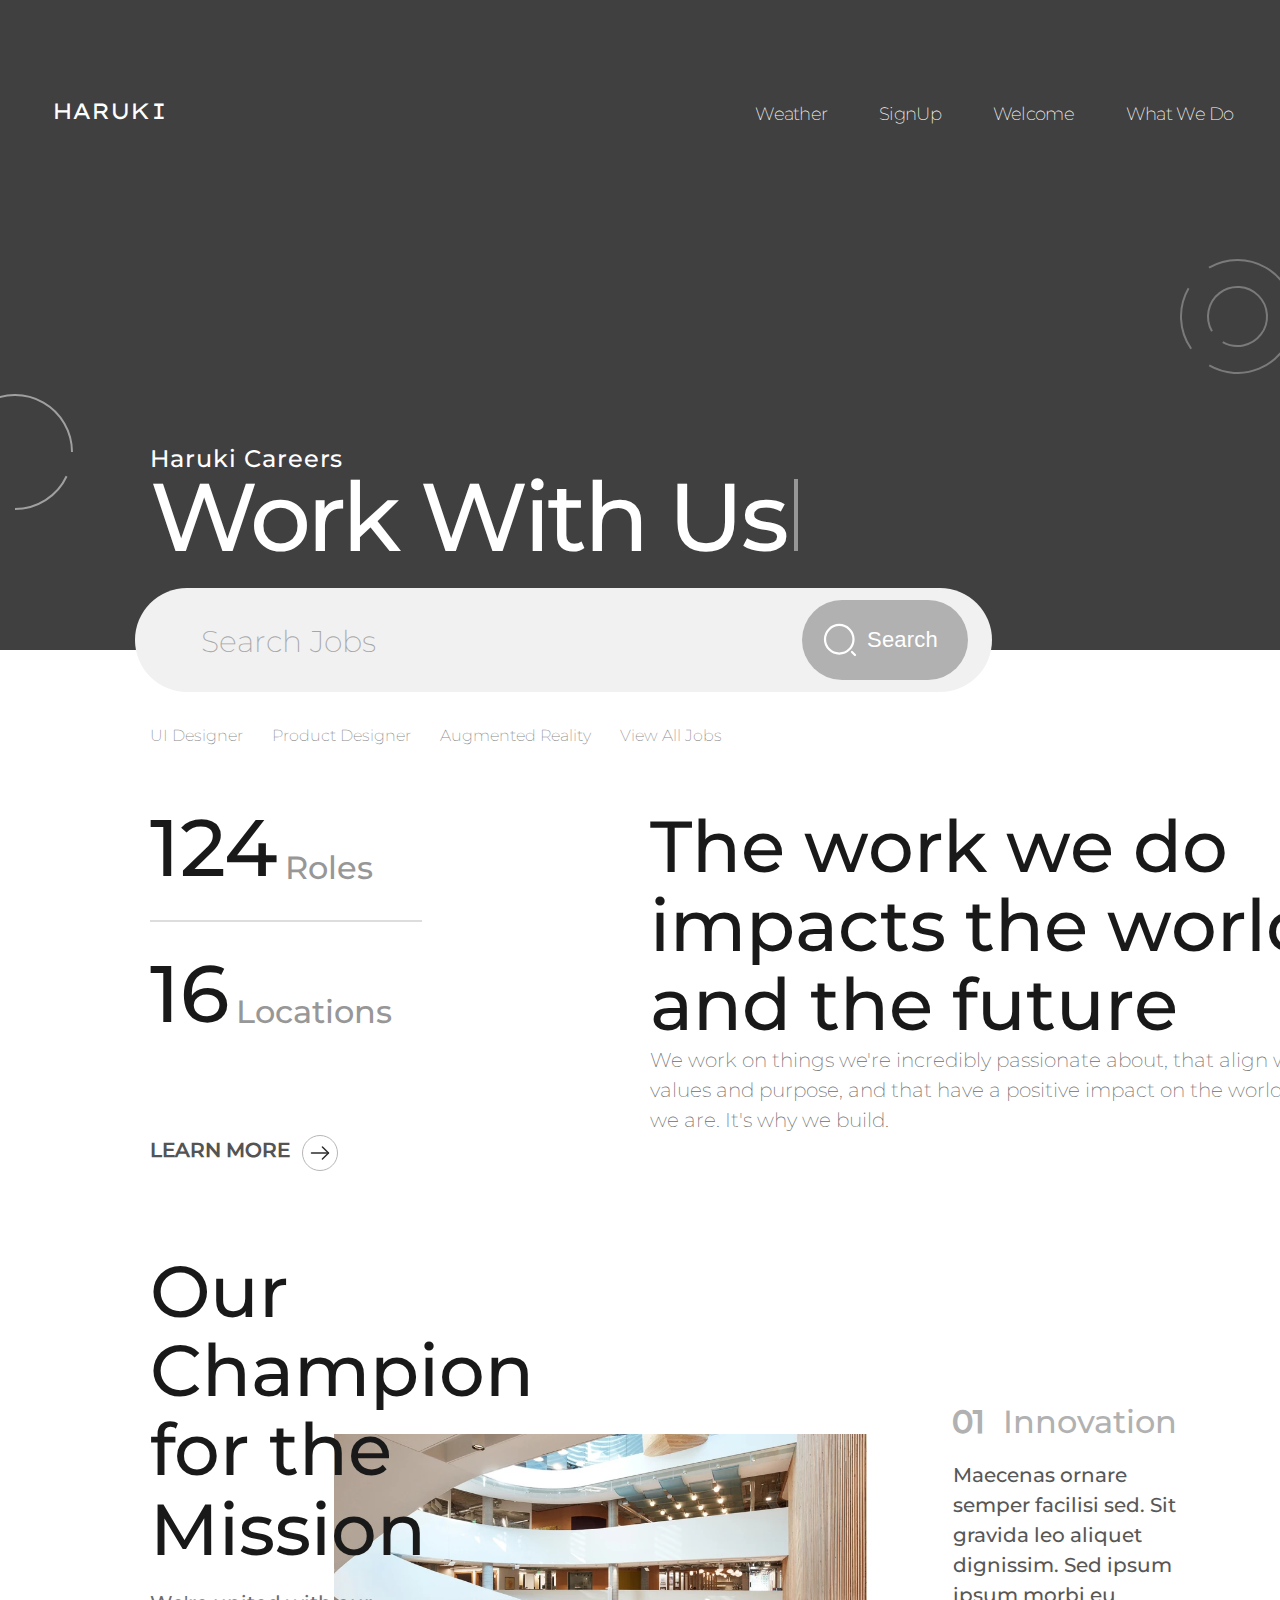
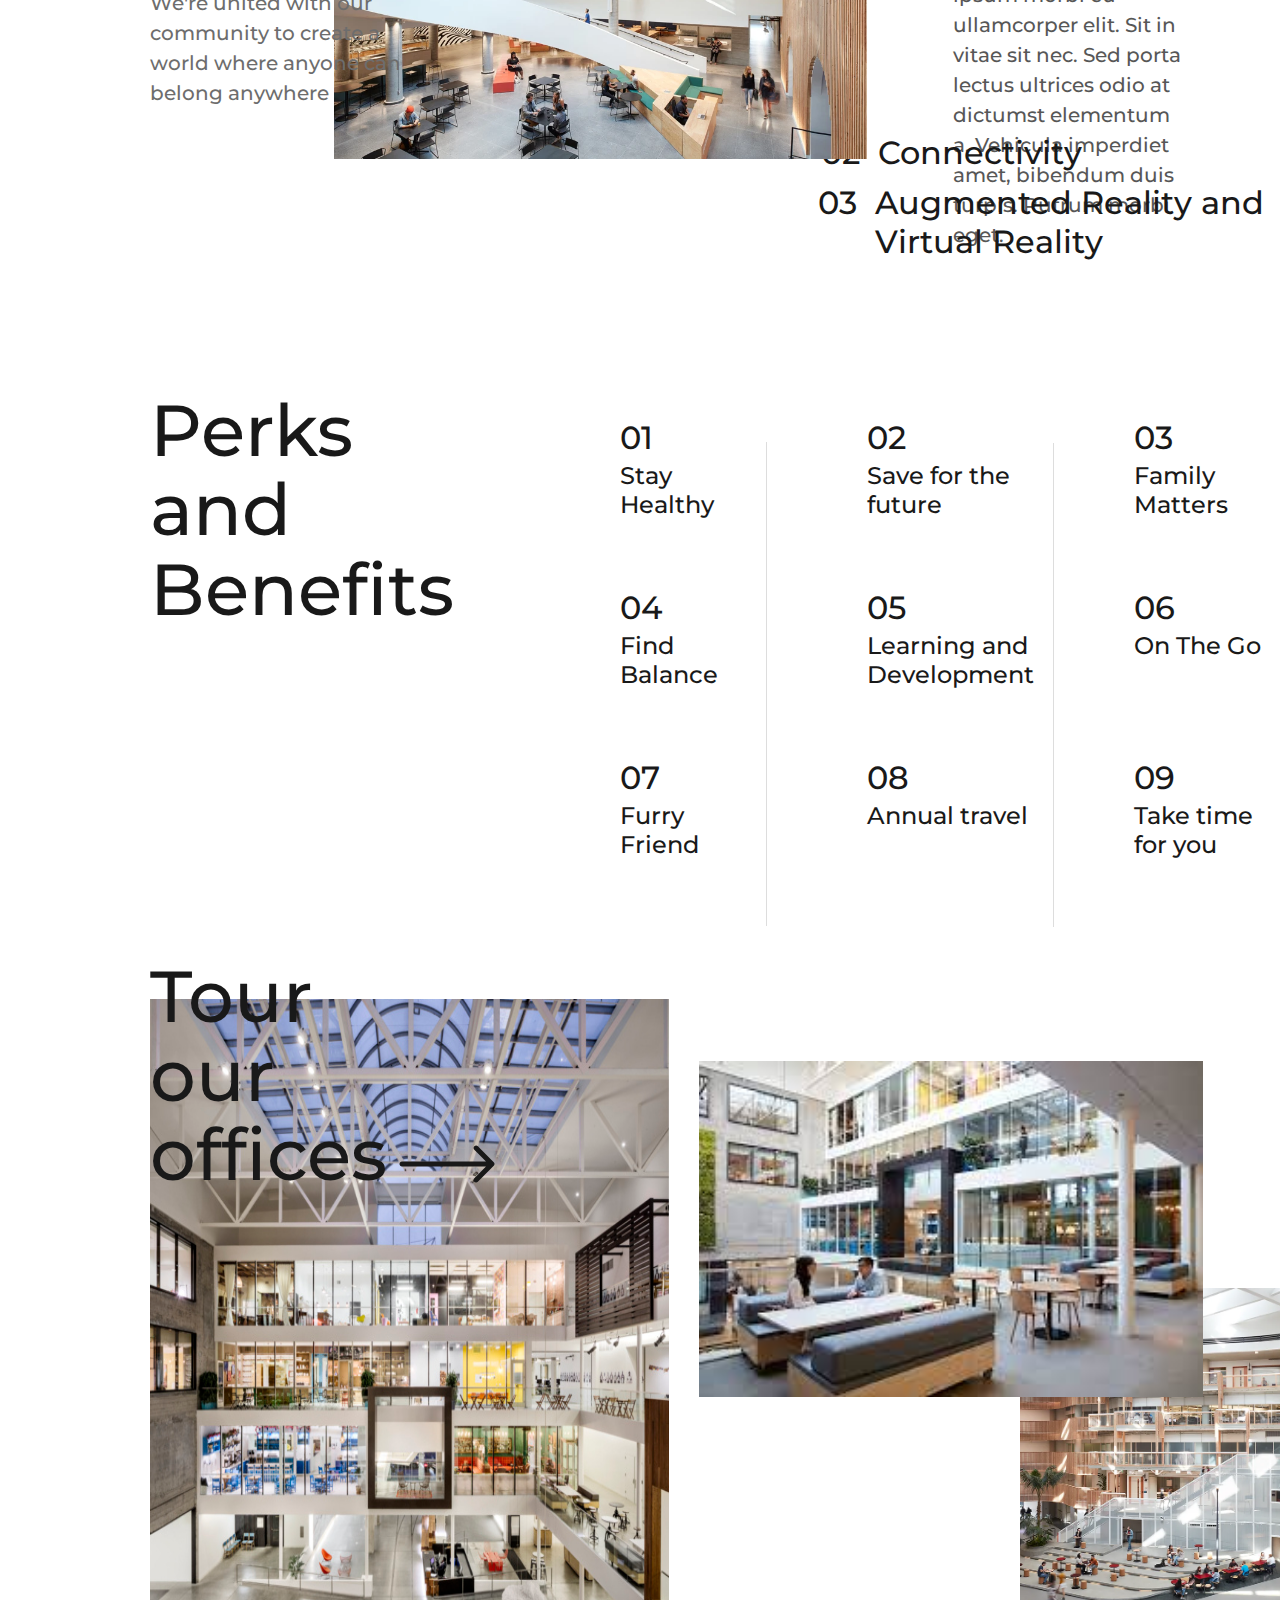
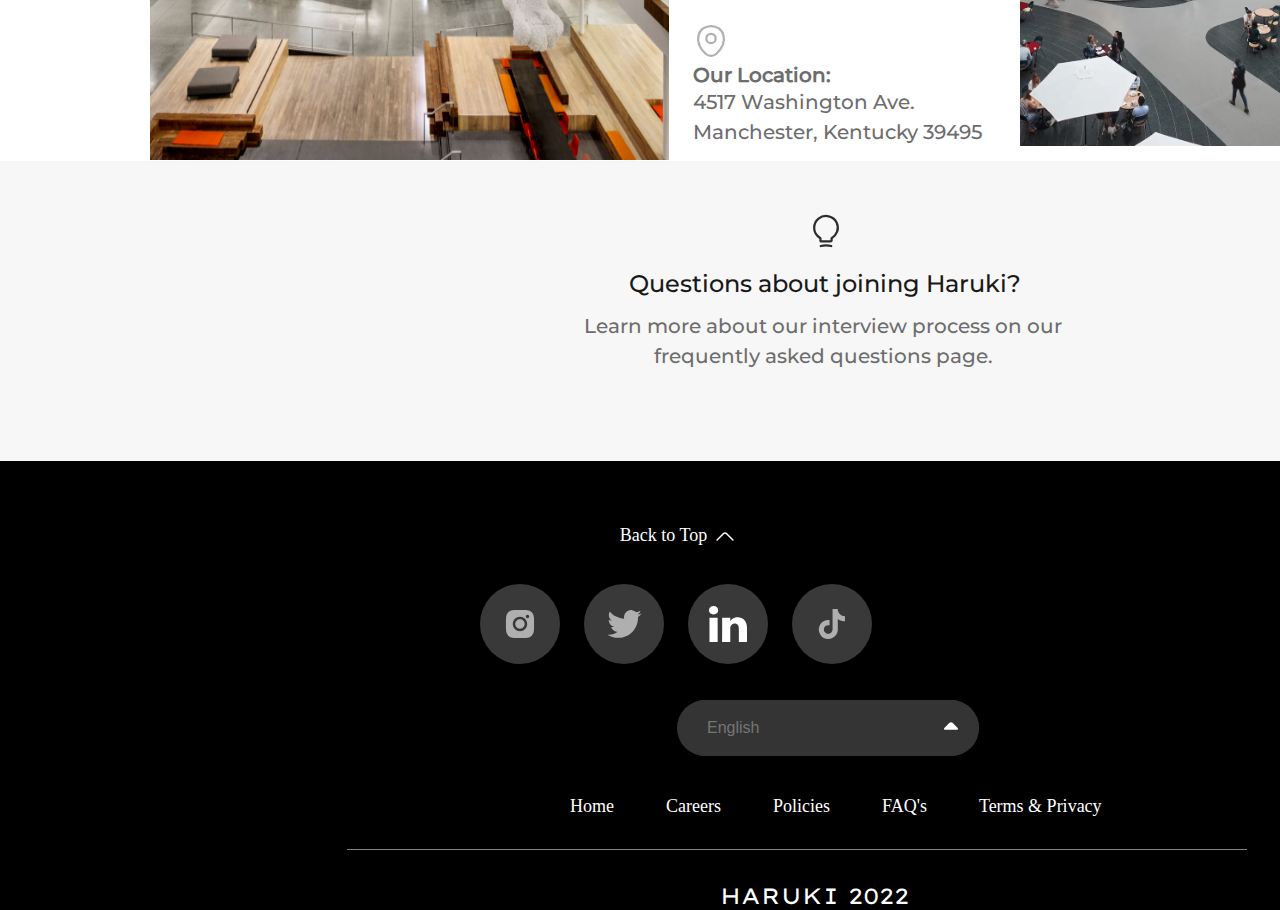
<file: index.html>
<!DOCTYPE html>
<html lang="en">
  <head>
    <meta charset="UTF-8" />
    <meta http-equiv="X-UA-Compatible" content="IE=edge" />
    <meta name="viewport" content="width=device-width, initial-scale=1.0" />
    <link rel="stylesheet" href="style.css" />
    <link rel="stylesheet" href="media.css" />
    <title>Haruki Careers</title>
  </head>
  <body>
    <section class="header-section" id="section1">
      <header>
        <a href="index.html" class="logo-link"><p class="logo">HARUKI</p></a>
        <div class="navigation">
          <nav>
            <ul>
              <li>
                <a
                  href="weather.html"
                  onmouseover="addLine(this)"
                  onmouseout="removeLine(this)"
                  >Weather</a
                >
              </li>
              <li>
                <a
                  href="form.html"
                  onmouseover="addLine(this)"
                  onmouseout="removeLine(this)"
                  >SignUp</a
                >
              </li>
              <li>
                <a
                  href="#section1"
                  onmouseover="addLine(this)"
                  onmouseout="removeLine(this)"
                  onclick="scrollToSection(event)"
                  >Welcome</a
                >
              </li>
              <li>
                <a
                  href="#section2"
                  onmouseover="addLine(this)"
                  onmouseout="removeLine(this)"
                  onclick="scrollToSection(event)"
                  >What We Do</a
                >
              </li>
              <li>
                <a
                  href="#section3"
                  onmouseover="addLine(this)"
                  onmouseout="removeLine(this)"
                  onclick="scrollToSection(event)"
                  >All Jobs</a
                >
              </li>
              <li>
                <a
                  href="#footer"
                  onmouseover="addLine(this)"
                  onmouseout="removeLine(this)"
                  onclick="scrollToSection(event)"
                  >Contact Us</a
                >
              </li>
            </ul>
          </nav>
        </div>
      </header>
      <div class="patterns">
        <img src="images/Pattern.svg" alt="half-circle" class="half-circle" />
        <img src="images/Circle.svg" alt="Whole-Circle" class="circle" />
      </div>
      <div class="company">
        <p>Haruki Careers</p>
        <h1>Work With Us</h1>
      </div>
      <div class="search-container">
        <input id="search-input" type="text" placeholder="Search Jobs" />
        <button id="search-button">
          <img src="images/search.svg" alt="Search Icon" />
          Search
        </button>
      </div>
      <div class="span-container">
        <span>UI Designer</span>
        <span>Product Designer</span>
        <span>Augmented Reality</span>
        <span>View All Jobs</span>
      </div>
      <div class="roles-locations">
        <div class="roles-box">
          <p class="numofroles">124</p>
          <p class="roles">Roles</p>
        </div>
        <div class="line"></div>
        <div class="locations-box">
          <p class="numoflocations">16</p>
          <p class="locations">Locations</p>
        </div>
      </div>
      <div class="work-box">
        <h2 class="work-we-do">
          The work we do impacts the world, and the future
        </h2>
        <p class="explanation-of-work">
          We work on things we're incredibly passionate about, that align with
          our values and purpose, and that have a positive impact on the world.
          It's who we are. It's why we build.
        </p>
      </div>
      <div class="learn-box">
        <p>LEARN MORE</p>
        <button class="right-arrow">
          <img src="images/arrow-right.svg" alt="right-arrow" />
        </button>
      </div>
    </section>
    <section id="section2">
      <div class="mission-box">
        <div class="mission-smallbox">
          <h3 class="champion-mission">Our Champion for the Mission</h3>
          <p class="mission-explanation">
            We're united with our community to create a world where anyone can
            belong anywhere
          </p>
        </div>
        <img
          src="images/airbnb-careers.webp"
          alt="Careers at airbnb"
          class="airbnb-careers"
        />
      </div>
      <div>
        <div class="innovation-box">
          <p class="innovation-num">01</p>
          <p class="innovation">Innovation</p>
          <p class="about-innovation">
            Maecenas ornare semper facilisi sed. Sit gravida leo aliquet
            dignissim. Sed ipsum ipsum morbi eu ullamcorper elit. Sit in vitae
            sit nec. Sed porta lectus ultrices odio at dictumst elementum a.
            Vehicula imperdiet amet, bibendum duis turpis. Rutrum morbi eget.
          </p>
          <p class="connectivity-num">02</p>
          <p class="connectivity">Connectivity</p>
          <p class="reality-num">03</p>
          <p class="reality">Augmented Reality and Virtual Reality</p>
        </div>
      </div>
    </section>
    <section id="section3">
      <h4 class="perks-benefits">Perks and Benefits</h4>
      <div class="perks-benefits-list">
        <div class="perks-column">
          <div class="perks-item">
            <span>01</span>
            <p>Stay Healthy</p>
          </div>
          <div class="perks-item after-column">
            <span>02</span>
            <p>Save for the future</p>
          </div>
          <div class="perks-item">
            <span>03</span>
            <p>Family Matters</p>
          </div>
          <div class="perks-item after-column2">
            <span>04</span>
            <p>Find Balance</p>
          </div>
          <div class="perks-item">
            <span>05</span>
            <p>Learning and Development</p>
          </div>
          <div class="perks-item">
            <span>06</span>
            <p>On The Go</p>
          </div>
          <div class="perks-item">
            <span>07</span>
            <p>Furry Friend</p>
          </div>
          <div class="perks-item">
            <span>08</span>
            <p>Annual travel</p>
          </div>
          <div class="perks-item">
            <span>09</span>
            <p>Take time for you</p>
          </div>
        </div>
      </div>
    </section>
    <section id="section4">
      <div class="tour-box">
        <h5 class="tour">Tour our offices</h5>
        <img src="images/arrow.svg" alt="right-arrow" />
      </div>
      <div class="office-images">
        <img
          src="images/airbnb-headquarters-san-francisco-11-700x727.jpeg"
          alt="san-francisco-office"
          class="san-francisco"
        />
        <img src="images/airbnb-newyork.jpeg" alt="New-York" class="new-york" />
        <img
          src="images/airbnb-functionality.webp"
          alt="airbnb-functionality"
          class="functionality"
        />
        <div class="location">
          <img src="images/location-icon.svg" alt="location-icon" />
          <p>Our Location:</p>
          <span>4517 Washington Ave. Manchester, Kentucky 39495</span>
        </div>
      </div>
    </section>
    <section class="questions-section">
      <div>
        <img src="images/lamp-on.svg" alt="lamp-on" />
        <h6>Questions about joining Haruki?</h6>
        <p>
          Learn more about our interview process on our frequently asked
          questions page.
        </p>
      </div>
    </section>
    <footer id="footer">
      <div class="return-to-top">
        <p>Back to Top</p>
        <button id="scroll-to-top">
          <img src="images/arrow-up.svg" alt="arrow-up" />
        </button>
      </div>
      <div class="icon-container">
        <button>
          <img src="images/instagram-icon.svg" alt="instagram-icon" />
        </button>
        <button>
          <img src="images/twitter-icon.svg" alt="twitter-icon" />
        </button>
        <button><img src="images/linkedln.svg" alt="linkedln-icon" /></button>
        <button><img src="images/tiktok-icon.svg" alt="tiktok-icon" /></button>
      </div>
      <div class="language-selector">
        <div class="input-container">
          <input type="text" placeholder="English" class="language-input" />
          <button class="language-button">
            <img src="images/language-arrow-up.svg" alt="Select language" />
          </button>
        </div>
        <div class="language-menu">
          <ul>
            <li>English</li>
            <li>Spanish</li>
            <li>French</li>
            <li>German</li>
          </ul>
        </div>
      </div>
      <div class="li-container">
        <ul>
          <li>Home</li>
          <li>Careers</li>
          <li>Policies</li>
          <li>FAQ's</li>
          <li>Terms & Privacy</li>
        </ul>
      </div>
      <div class="underline"></div>
      <p class="name-date">HARUKI 2022</p>
    </footer>
    <script src="script.js"></script>
  </body>
</html>
</file>
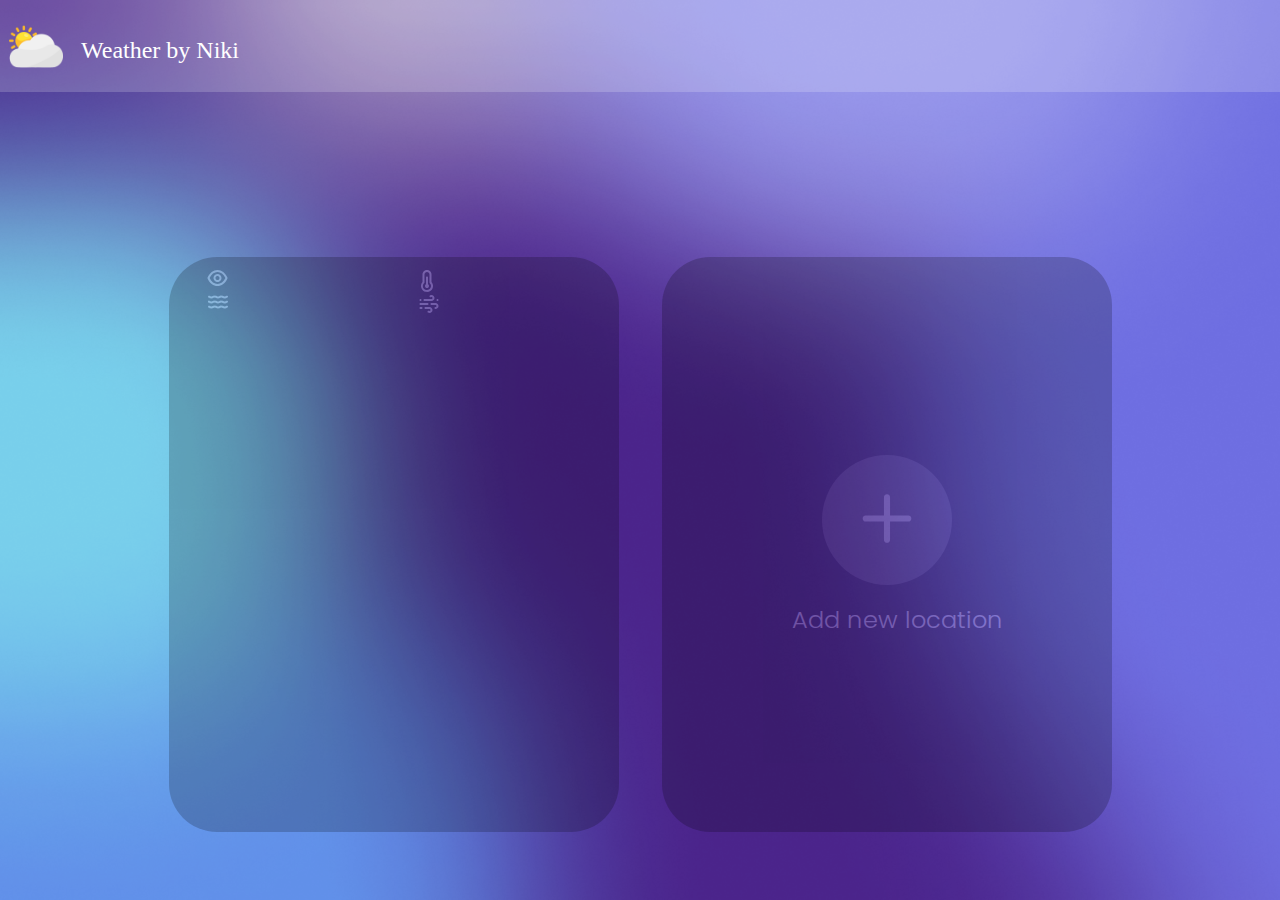
<file: weather.html>
<!DOCTYPE html>
<html lang="en">
  <head>
    <meta charset="UTF-8" />
    <meta http-equiv="X-UA-Compatible" content="IE=edge" />
    <meta name="viewport" content="width=device-width, initial-scale=1.0" />
    <link rel="stylesheet" href="style.css" />
    <title>Weather</title>
  </head>
  <body>
    <div class="background-image">
      <header class="weather-header">
        <img
          src="images/clouds-and-sun.png"
          alt="clouds-and-sun"
          class="clouds-and-sun-icon"
        />
        <p>Weather by Niki</p>
      </header>
      <div class="weather-container">
        <div class="box1">
          <div id="weather-icon"></div>
          <div id="city-name"></div>
          <div id="date"></div>
          <div id="temperature"></div>
          <div id="weather-description"></div>
          <div class="visibility-box">
            <img
              src="images/visibility.svg"
              alt="visibility"
              class="visibility-icon"
            />
            <div id="visibility"></div>
            <img src="images/temp-icon.svg" alt="degrees" class="temp-icon" />
            <div id="feels-like"></div>
          </div>
          <div class="humidity-box">
            <img
              src="images/humidity-icon.png"
              alt="humidity"
              class="humidity-icon"
            />
            <div id="humidity"></div>
            <img
              src="images/Vectorwind-icon.svg"
              alt="wind-icon"
              class="wind-icon"
            />
            <div id="wind"></div>
          </div>
        </div>
        <div class="box2">
          <button class="plus-button">
            <img src="images/Vectorplus.svg" alt="Plus-icon" />
          </button>
          <div class="add-box"><p>Add new location</p></div>
        </div>
      </div>
    </div>
    <script src="weather.js"></script>
  </body>
</html>
</file>
<file: style.css>
@font-face {
  font-family: "lexend";
  src: url("fonts/Lexend.ttf") format("truetype");
}
@font-face {
  font-family: "montserratlight";
  src: url(fonts/Montserrat-ExtraLight.ttf) format("truetype");
}
@font-face {
  font-family: "montserrat";
  src: url(fonts/Montserrat-Medium.ttf) format("truetype");
}
@font-face {
  font-family: "montserratBold";
  src: url(fonts/Montserrat-Bold.ttf) format("truetype");
}
@font-face {
  font-family: "roboto";
  src: url(fonts/Roboto-Light.ttf) format("truetype");
}
@font-face {
  font-family: "roboto-black";
  src: url(fonts/Roboto-Black.ttf) format("truetype");
}
@font-face {
  font-family: "roboto-medium";
  src: url(fonts/Roboto-Medium.ttf) format("truetype");
}
@font-face {
  font-family: "poppins";
  src: url(fonts/Poppins-Light.ttf) format("truetype");
}
* {
  margin: 0;
  padding: 0;
  box-sizing: border-box;
}
.header-section {
  background: #000000bf;
  width: 100%;
  height: 650px;
}
.logo {
  font-family: "lexend", sans-serif;
  height: 22px;
  width: 114px;
  font-size: 22px;
  font-weight: 400;
  line-height: 22px;
  letter-spacing: -0.04em;
  color: #fff;
  padding-top: 100px;
  padding-left: 52px;
}
.logo-link {
  text-decoration: none;
}
.navigation nav {
  margin-top: 5px;
  margin-right: -303px;
}
.navigation {
  display: flex;
  justify-content: center;
  align-items: center;
  margin-left: 610px;
}
.navigation ul {
  display: flex;
  list-style: none;
}
.navigation a {
  text-decoration: none;
  color: #fff;
  font-family: "montserratlight";
  font-size: 18px;
  font-weight: 290;
  line-height: 18px;
  letter-spacing: -0.04em;
  text-align: left;
}
.navigation li {
  padding-left: 52px;
}
.half-circle {
  margin-top: 270px;
}

.patterns {
  position: relative;
}
.patterns .circle {
  position: absolute;
  right: 0px;
  top: 135px;
}
.company {
  position: relative;
}
.company p {
  position: absolute;
  font-family: "montserrat";
  font-size: 24px;
  font-weight: 500;
  line-height: 32px;
  letter-spacing: 0.04em;
  color: #fff;
  top: -71px;
  left: 150px;
}
.company h1 {
  position: absolute;
  height: 72px;
  font-family: montserrat;
  font-size: 96px;
  font-weight: 500;
  line-height: 72px;
  letter-spacing: -0.035em;
  color: #fff;
  top: -35px;
  left: 150px;
}
.company h1::after {
  content: "";
  display: inline-block;
  height: 72px;
  width: 4px;
  background-color: #979797;
  margin-left: 8px;
}
.search-container {
  position: relative;
  height: 104px;
  width: 857px;
  left: 135px;
  top: 74px;
  border-radius: 88.5px;
  padding: 12px 24px 12px 56px;
  justify-content: space-between;
  display: flex;
  align-items: center;
  background-color: #f1f1f1;
}
#search-input {
  height: 80px;
  width: 100%;
  border: none;
  border-radius: 88.5px;
  font-size: 36px;
  background-color: #f1f1f1;
  color: #333;
  margin-top: 20px;
}
#search-input::placeholder {
  font-family: "montserratlight", sans-serif;
  font-weight: 500px;
  font-size: 30px;
  line-height: 24px;
  color: #a6a6a6;
}
#search-button {
  position: absolute;
  right: 24px;
  height: 80px;
  width: 166px;
  top: 12px;
  border: none;
  border-radius: 50px;
  padding: 24px;
  font-size: 22px;
  line-height: 24px;
  letter-spacing: 0.01em;
  background-color: #b1b1b1;
  color: #fff;
  cursor: pointer;
  padding-left: 59px;
}
#search-button i {
  font-size: 22px;
  line-height: 24px;
  letter-spacing: 0.01em;
  padding-left: 10px;
  font-family: "montserratlight";
}
#search-button img {
  position: absolute;
  top: 22px;
  left: 20px;
  height: 36px;
  width: 36px;
}
#search-button:disabled {
  cursor: default;
}
#search-button:not(:disabled) {
  cursor: pointer;
}
.registration-page {
  background: #4072ee;
}
.ilustration {
  margin-top: 240px;
  margin-left: 0px;
  width: 1190px;
}
.registration-box {
  position: absolute;
  top: -1100px;
  left: 901px;
  z-index: 1;
  height: 902px;
  width: 611px;
  border-radius: 5px;
  background-color: #fff;
}
.registration-bigbox {
  position: relative;
}
.registration-box p {
  font-family: roboto-medium;
  color: #31394d;
  font-weight: 400;
  font-size: 48px;
  height: 68px;
  width: 148px;
  margin-left: 80px;
  margin-top: 91px;
}
.warning-box {
  position: relative;
}
.warning {
  position: absolute;
  top: -948px;
  left: 981px;
  z-index: 2;
  font-family: roboto-medium;
  font-size: 16px;
  font-weight: 400;
  line-height: 23px;
  letter-spacing: 0px;
  text-align: left;
  color: #748aa1;
}
.small-box {
  position: absolute;
  top: -865px;
  left: 987px;
  z-index: 3;
  background-color: #ffffff;
  width: 451px;
  height: 452px;
  border-radius: 5%;
  box-shadow: 0px 1px 4px 0px #e5e9f2;
}
form {
  display: flex;
  flex-direction: column;
  max-width: 400px;
  margin: 0 auto;
  margin-top: 24px;
}
label {
  font-weight: bold;
  margin-bottom: 6px;
  color: #748aa1;
  font-size: 12px;
  line-height: 17px;
}
.contry-change {
  display: inline-block;
  position: relative;
}
.change-country {
  color: #748aa1;
  font-size: 14px;
  cursor: pointer;
  position: absolute;
  top: 158px;
  left: 355px;
}
input {
  padding: 10px;
  border: 1px solid #ebedf4;
  border-radius: 5px;
  margin-bottom: 20px;
  font-size: 16px;
  height: 51px;
}
.zipcode {
  width: 180px;
}
.city {
  width: 180px;
}
.city-container {
  margin-right: 20px;
}
.form-row {
  display: flex;
  flex-direction: row;
  align-items: center;
}
.button-container {
  margin-top: 20px;
}
.signupbtn {
  background-color: #29cb97;
  color: white;
  padding: 10px 20px;
  border: none;
  border-radius: 5px;
  font-size: 16px;
  cursor: pointer;
  width: 391px;
  height: 51px;
}
.facebookbtn-container {
  position: relative;
}
.darkfb {
  position: absolute;
  top: -367px;
  left: 994px;
  z-index: 3;
  width: 204px;
  height: 60px;
  border-radius: 5px;
  border: none;
  cursor: pointer;
  background-color: #255b9b;
  color: #fff;
}
.lightfb {
  position: absolute;
  top: -367px;
  left: 1218px;
  z-index: 3;
  width: 204px;
  height: 60px;
  border-radius: 5px;
  border: none;
  cursor: pointer;
  background-color: #00adee;
  color: #fff;
}
#signup-btn:disabled {
  cursor: default;
}
.success-message {
  margin-top: 10px;
  color: green;
}
.icon-box {
  position: relative;
}
.icon-button {
  position: absolute;
  background-color: transparent;
  border: none;
  z-index: 8;
  left: 1466px;
  top: -1087px;
  cursor: pointer;
  font-size: 30px;
}
.span-container {
  display: flex;
  flex-direction: row;
  gap: 29px;
  margin-top: 110px;
  margin-left: 150px;
}
.span-container span {
  font-family: "montserratlight";
  font-size: 16px;
  line-height: 16px;
  letter-spacing: -2%;
  color: #8b8b8b;
}
.roles-locations {
  margin-left: 150px;
  margin-top: 64px;
}
.roles-box {
  display: flex;
  gap: 7px;
  padding-bottom: 32px;
}
.numofroles {
  font-family: "montserrat";
  font-size: 80px;
  color: #191919;
  line-height: 80px;
}
.roles {
  font-family: "montserrat";
  font-size: 32px;
  color: #979797;
  margin-top: 40px;
}
.line {
  width: 272px;
  border: 1px solid #dddddd;
}
.locations-box {
  display: flex;
  gap: 7px;
  padding-top: 32px;
}
.numoflocations {
  font-family: "montserrat";
  font-size: 80px;
  color: #191919;
  line-height: 80px;
}
.locations {
  font-family: "montserrat";
  font-size: 32px;
  color: #979797;
  margin-top: 38px;
}
.work-box {
  margin-left: 650px;
  margin-top: -227px;
}
.work-we-do {
  width: 742px;
  font-family: "montserrat";
  font-size: 72px;
  line-height: 79.2px;
  color: #191919;
  font-weight: 500;
}
.explanation-of-work {
  width: 742px;
  height: 237px;
  height: 90px;
  font-family: "montserratlight";
  font-size: 20px;
  line-height: 30px;
  color: #6d6d6d;
}
.learn-box {
  margin-left: 150px;
  display: flex;
  gap: 12px;
}
.learn-box p {
  font-family: "montserrat";
  font-size: 20px;
  line-height: 30px;
  color: #545454;
  font-weight: 600;
}
.right-arrow {
  display: flex;
  justify-content: center;
  align-items: center;
  width: 36px;
  height: 36px;
  background-color: #fff;
  border: solid 1px;
  border-color: #b6b6b6;
  border-radius: 50px;
}
.mission-box {
  position: relative;
}
.mission-smallbox {
  position: absolute;
  top: 602px;
  left: 150px;
  z-index: 1;
}
.champion-mission {
  width: 415px;
  height: 316px;
  font-family: "montserrat";
  font-size: 72px;
  font-weight: 500;
  line-height: 79.2px;
  color: #191919;
  margin-bottom: 20px;
}
.mission-explanation {
  position: absolute;
  width: 251px;
  height: 120px;
  z-index: 1;
  font-family: "montserrat";
  font-size: 20px;
  font-weight: 400;
  line-height: 30px;
  color: #6d6d6d;
}
.airbnb-careers {
  width: 533px;
  margin-top: 784px;
  margin-left: 334px;
}
.innovation-box {
  display: flex;
  gap: 18px;
  margin-left: 952px;
  margin-top: -361px;
}
.innovation-num {
  font-family: "montserrat";
  font-size: 32px;
  font-weight: 700;
  color: #b1b1b1;
}
.innovation {
  font-family: "montserrat";
  font-size: 32px;
  font-weight: 500;
  color: #b1b1b1;
}
.about-innovation {
  width: 367px;
  height: 210px;
  font-family: "montserrat";
  font-size: 20px;
  font-weight: 400;
  line-height: 30px;
  color: #575757;
  margin-left: -242px;
  margin-top: 58px;
}
.connectivity-num {
  font-family: "montserrat";
  font-size: 32px;
  font-weight: 500;
  color: #191919;
  margin-left: -388px;
  margin-top: 331px;
}
.connectivity {
  font-family: "montserrat";
  font-size: 32px;
  font-weight: 500;
  color: #191919;
  margin-top: 331px;
}
.reality-num {
  font-family: "montserrat";
  font-size: 32px;
  font-weight: 500;
  color: #191919;
  margin-left: -282px;
  margin-top: 381px;
}
.reality {
  font-family: "montserrat";
  font-size: 32px;
  font-weight: 500;
  color: #191919;
  margin-top: 381px;
}
.perks-benefits {
  width: 312px;
  font-family: "montserrat";
  font-size: 72px;
  font-weight: 500;
  line-height: 79.2px;
  color: #191919;
  margin-top: 130px;
  margin-left: 150px;
}
.perks-benefits-list {
  margin-left: 620px;
  margin-top: -215px;
}
.perks-column {
  display: grid;
  grid-template-columns: repeat(3, 1fr);
  grid-template-rows: repeat(3, 70px);
  grid-gap: 100px;
}
.perks-item {
  position: relative;
}
.after-column:after {
  content: "";
  display: block;
  position: absolute;
  margin-top: -76px;
  right: -20px;
  height: 484px;
  border-left: 1px solid #dddddd;
}
.after-column2::after {
  content: "";
  display: block;
  position: absolute;
  margin-top: -247px;
  right: 0px;
  height: 484px;
  border-left: 1px solid #dddddd;
}
.perks-item span {
  font-family: "montserrat";
  font-size: 32px;
  font-weight: 500;
  line-height: 48px;
  color: #191919;
  padding-bottom: 10px;
}
.perks-item p {
  font-family: "montserrat";
  font-size: 24px;
  font-weight: 500;
  line-height: 28.8px;
  color: #191919;
}
.tour-box {
  position: relative;
  width: 245px;
  height: 237px;
}
.tour {
  position: absolute;
  top: 133px;
  left: 150px;
  z-index: 1;
  font-family: "montserrat";
  font-size: 72px;
  line-height: 79.2px;
  font-weight: 500;
  color: #191919;
}
.tour-box img {
  position: absolute;
  z-index: 1;
  margin-left: 399px;
  margin-top: 321px;
}
.office-images {
  position: relative;
}
.san-francisco {
  position: absolute;
  top: -62px;
  left: 150px;
  width: 519px;
  height: 761px;
}
.new-york {
  position: absolute;
  z-index: 1;
  left: 699px;
  width: 504px;
  height: 336px;
}
.functionality {
  position: absolute;
  top: 227px;
  left: 1020px;
  width: 305px;
  height: 458px;
  object-fit: cover;
}
.location {
  position: absolute;
  left: 693px;
  top: 562px;
  width: 304px;
}
.location p {
  font-family: "montserrat";
  font-size: 20px;
  font-weight: 600;
  color: #6d6d6d;
}
.location span {
  font-family: "montserrat";
  font-size: 20px;
  font-weight: 400;
  line-height: 30px;
  color: #6d6d6d;
}
.questions-section {
  background-color: #f7f7f7;
  margin-top: 700px;
  height: 300px;
}
.questions-section img {
  margin-top: 52px;
  margin-left: 808px;
}
.questions-section h6 {
  font-family: "montserrat";
  font-size: 24px;
  font-weight: 500;
  color: #191919;
  margin-left: 629px;
  margin-top: 16px;
}
.questions-section p {
  font-family: "montserrat";
  font-size: 20px;
  line-height: 30px;
  font-weight: 400;
  color: #6d6d6d;
  width: 588px;
  height: 60px;
  margin-left: 529px;
  margin-top: 13px;
  text-align: center;
}
footer {
  background-color: #000000;
}
.return-to-top {
  display: flex;
  justify-content: center;
  gap: 6px;
}
.return-to-top p {
  font-family: "montserrat-light";
  font-size: 18px;
  font-weight: 400;
  color: #ffffff;
  margin-top: 64px;
  margin-left: 77px;
}
.return-to-top button {
  background-color: #000000;
  border: none;
  margin-top: 64px;
  cursor: pointer;
}
.icon-container {
  display: flex;
  gap: 24px;
  justify-content: center;
  margin-top: 32px;
  margin-left: 72px;
}
.icon-container button {
  display: flex;
  justify-content: center;
  align-items: center;
  width: 80px;
  height: 80px;
  border-radius: 50px;
  background-color: #393939;
  border: none;
  cursor: pointer;
}
.language-selector {
  position: relative;
}
.input-container {
  position: relative;
  width: 302px;
  height: 56px;
  border-radius: 50px;
  background-color: #343434;
  padding: 0 20px;
  margin-left: 677px;
  margin-top: 36px;
}
.language-input {
  width: 100%;
  height: 56px;
  border: none;
  background-color: #343434;
  padding-right: 56px;
  color: #fff;
}
.language-button {
  position: absolute;
  top: 0;
  right: 0;
  width: 56px;
  height: 56px;
  border: none;
  border-radius: 50%;
  background-color: #343434;
  cursor: pointer;
}
.language-menu {
  position: absolute;
  left: 995px;
  top: -34px;
  width: 302px;
  max-height: 200px;
  overflow-y: auto;
  background-color: #343434;
  border-radius: 20px;
  box-shadow: 0 2px 6px rgba(0, 0, 0, 0.1);
  display: none;
}
.language-menu ul {
  list-style: none;
  padding: 0;
  margin: 0;
}
.language-menu li {
  padding: 12px 20px;
  cursor: pointer;
  color: #fff;
}
.li-container {
  margin-top: 40px;
  margin-left: 570px;
}
.li-container ul {
  display: flex;
  gap: 52px;
  list-style: none;
}
.li-container li {
  font-size: 18px;
  font-weight: 400;
  color: #ffffff;
  cursor: pointer;
}
.underline {
  width: 900px;
  height: 1px;
  background-color: #848484;
  margin-left: 347px;
  margin-top: 32px;
}
.name-date {
  font-family: "lexend", sans-serif;
  font-size: 22px;
  color: #ffffff;
  margin-top: 32px;
  margin-left: 720px;
}
.background-image {
  background-image: url("./images/background.png");
  background-repeat: no-repeat;
  background-size: cover;
  min-height: 100vh;
}
.weather-header {
  width: 100%;
  height: 92px;
  background: rgba(255, 255, 255, 0.19);
}
.clouds-and-sun-icon {
  width: 54.39px;
  height: 54.44px;
  margin-top: 19.12px;
  margin-left: 8.61px;
}
.weather-header p {
  margin-left: 81px;
  margin-top: -41px;
  font-size: 24px;
  color: #ffffff;
}
.weather-container {
  display: flex;
  justify-content: center;
  align-items: center;
  gap: 43px;
  flex-wrap: wrap;
  margin-top: 165px;
}
.box1 {
  width: 450px;
  height: 575px;
  border-radius: 48px;
  background-color: #000000;
  opacity: 20%;
}
.box2 {
  display: flex;
  justify-content: center;
  align-items: center;
  width: 450px;
  height: 575px;
  border-radius: 48px;
  background-color: #000000;
  opacity: 20%;
}

#weather-icon img {
  width: 99px;
  margin-left: 55px;
  margin-top: 22px;
  object-fit: cover;
}

#city-name {
  font-size: 28px;
  font-weight: bold;
  color: #fff;
  margin-top: -85px;
  margin-left: 164px;
}

#date {
  font-size: 18px;
  color: #fff;
  margin-left: 172px;
}

#temperature {
  font-family: "poppins";
  color: #fff;
  margin-left: 174px;
  margin-top: 54px;
}
.visibility-box {
  position: relative;
  margin-top: 98px;
  margin-left: 75.5px;
  display: flex;
  color: #fff;
  gap: 90px;
  padding-bottom: 15px;
}

#weather-description {
  font-family: "poppins";
  color: #fff;
  font-size: 19px;
  margin-left: 162px;
  margin-top: -32px;
}
.humidity-box {
  position: relative;
  margin-top: 10px;
  margin-left: 75.5px;
  display: flex;
  color: #fff;
  gap: 112px;
}
.visibility-icon {
  position: absolute;
  left: -37px;
}
.temp-icon {
  position: absolute;
  left: 176px;
}
.humidity-icon {
  position: absolute;
  left: -37px;
}
.wind-icon {
  position: absolute;
  left: 175px;
}
.plus-button {
  margin-top: -50px;
  border-radius: 50%;
  border: none;
  width: 130px;
  height: 130px;
  background-color: #ffffff42;
  cursor: pointer;
}
.add-box {
  position: relative;
}
.box2 p {
  position: absolute;
  top: 57px;
  left: -160px;
  font-family: "poppins";
  font-size: 24px;
  color: #fff;
  white-space: nowrap;
}
</file>
<file: media.css>
@media only screen and (max-width: 767px) {
  .logo-link p {
    font-size: 18px;
    margin-left: -31px;
    padding-top: 28px;
  }
  header nav {
    display: none;
  }
  .search-container {
    margin-top: 120px;
    width: 100%;
    margin-left: -130px;
    display: inline-block;
  }
  #search-button {
    font-size: 0px;
    width: 20px;
  }
  #search-button {
    margin-left: 4px;
  }
  #search-input {
    margin-left: -33px;
  }
  .company h1 {
    font-size: 38px;
    margin-left: -114px;
    margin-top: 163px;
  }
  .company h1::after {
    height: 26px;
  }
  .company p {
    margin-left: -112px;
    margin-top: 172px;
  }
  .span-container {
    display: none;
  }
  .roles-locations {
    margin-left: 35px;
    margin-top: 95px;
  }
  .learn-box {
    margin-left: 42px;
    margin-top: 42px;
  }
  .work-box {
    position: relative;
  }
  .work-box h2 {
    position: absolute;
    top: 309px;
    left: -618px;
    width: 287px;
    font-size: 23px;
    line-height: 26px;
  }
  .learn-box p {
    margin-top: 212px;
  }
  .learn-box button {
    margin-top: 208px;
  }
  .explanation-of-work {
    position: absolute;
    left: -617px;
    top: 400px;
    font-size: 15px;
    width: 316px;
  }
  .mission-smallbox {
    margin-left: -127px;
    margin-top: 54px;
  }
  .mission-smallbox h3 {
    font-size: 59px;
    width: 250px;
  }
  .airbnb-careers {
    margin-left: 0px;
    margin-top: 1044px;
    width: 350px;
    object-fit: cover;
  }
  .innovation-box {
    margin-top: 20px;
    margin-left: 23px;
  }
  .innovation-num {
    display: none;
  }
  .innovation {
    margin-left: -8px;
  }
  .about-innovation {
    margin-left: -201px;
    width: 350px;
  }
  .connectivity-num {
    display: none;
  }
  .connectivity {
    display: none;
  }
  .reality-num {
    display: none;
  }
  .reality {
    display: none;
  }
  .perks-benefits {
    display: none;
  }
  .perks-benefits-list {
    display: none;
  }
  .tour {
    margin-left: -141px;
    margin-top: -67px;
  }
  .tour-box img {
    margin-left: 17px;
    margin-top: 299px;
  }
  .san-francisco {
    margin-left: -150px;
    width: 349px;
    object-fit: cover;
  }
  .new-york {
    display: none;
  }
  .functionality {
    margin-left: -1000px;
    margin-top: 371px;
    border-radius: 20px;
  }
  .questions-section {
    margin-top: 1055px;
  }
  .questions-section img {
    margin-left: 145px;
    margin-top: 37px;
  }
  .questions-section h6 {
    margin-left: 21px;
    font-size: 19px;
  }
  .questions-section p {
    font-size: 19px;
    margin-left: 0px;
    width: 349px;
  }
  .return-to-top {
    margin-left: -104px;
    padding-bottom: 21px;
  }
  .icon-container {
    margin-top: 10px;
    margin-left: -34px;
  }
  .icon-container button {
    width: 61px;
    height: 61px;
  }
  .language-selector {
    display: none;
  }
  .location {
    margin-top: 1000px;
    margin-left: -664px;
  }
  .li-container {
    display: none;
  }
  .underline {
    height: 1px;
    background-color: #848484;
    margin-top: 183px;
    margin-left: 0px;
    width: 100%;
  }
  .name-date {
    margin-left: 72px;
  }
  .header-section {
    max-width: 100%;
    overflow-x: hidden;
  }
}
</file>
